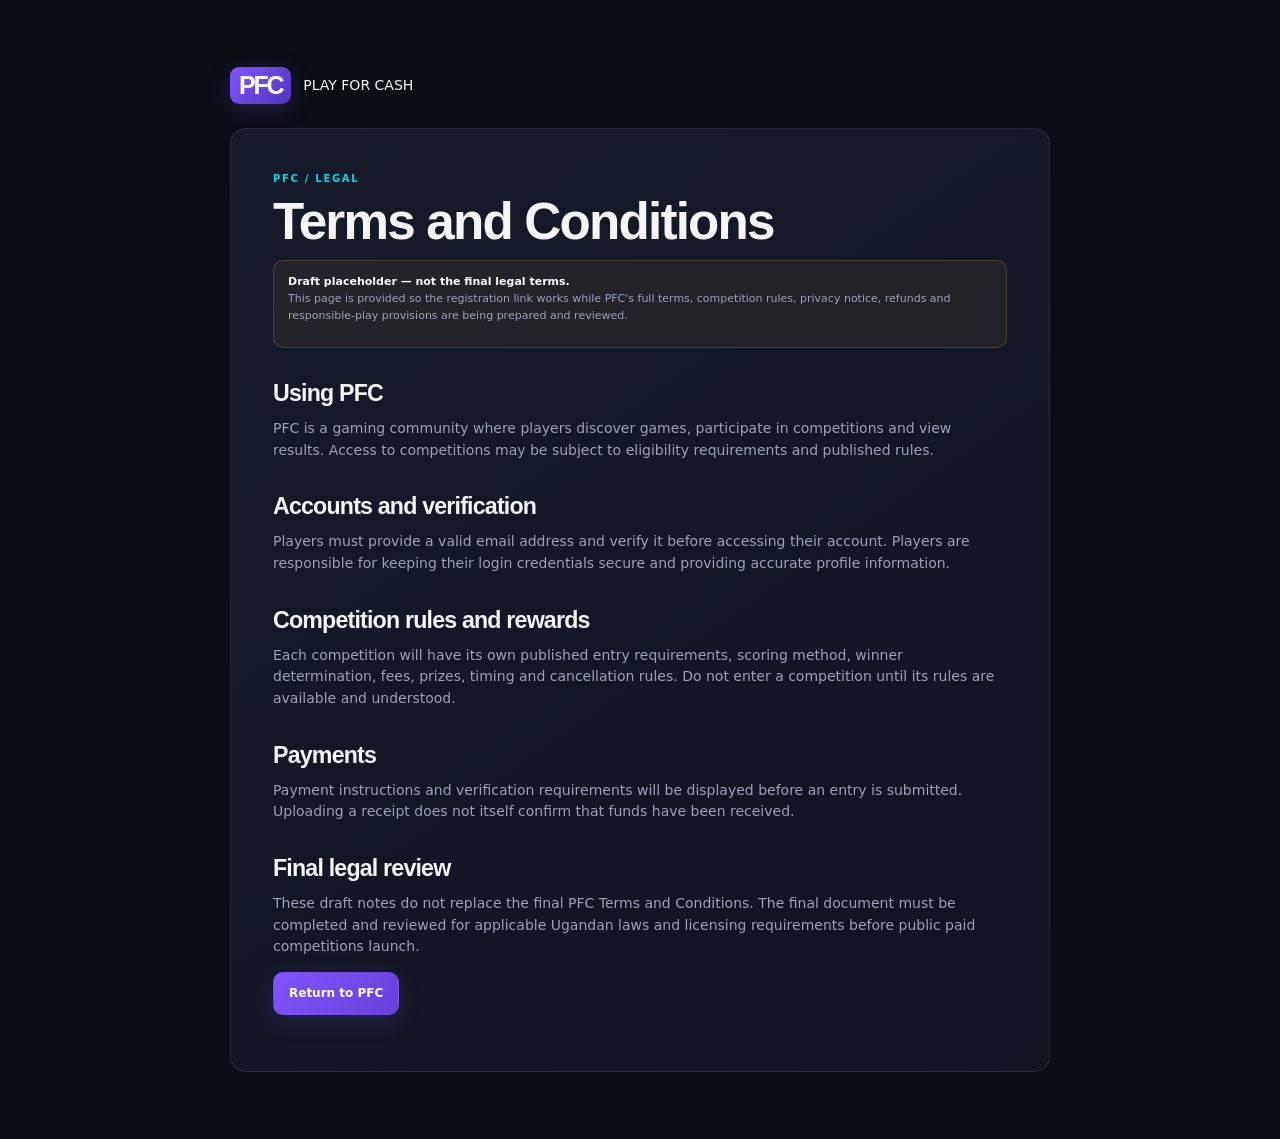
<file: terms.html>
<!doctype html>
<html lang="en"><head><meta charset="UTF-8"><meta name="viewport" content="width=device-width, initial-scale=1"><meta name="theme-color" content="#0b0d14"><title>PFC Terms and Conditions</title><link rel="stylesheet" href="./src/styles/tokens.css"><link rel="stylesheet" href="./src/styles/base.css"><link rel="stylesheet" href="./src/styles/components.css"><style>body{padding:32px 18px}.terms-wrap{max-width:820px;margin:35px auto}.terms-wrap .panel{padding:clamp(20px,4vw,42px)}.terms-wrap h1{margin-bottom:8px}.terms-wrap h2{margin-top:28px}</style></head>
<body><main class="terms-wrap"><a class="brand" href="./index.html"><span class="brand-mark">PFC</span><span>PLAY FOR CASH</span></a><section class="panel" style="margin-top:24px"><p class="eyebrow">PFC / LEGAL</p><h1>Terms and Conditions</h1><div class="notice notice-warning"><strong>Draft placeholder — not the final legal terms.</strong><p>This page is provided so the registration link works while PFC's full terms, competition rules, privacy notice, refunds and responsible-play provisions are being prepared and reviewed.</p></div><h2>Using PFC</h2><p>PFC is a gaming community where players discover games, participate in competitions and view results. Access to competitions may be subject to eligibility requirements and published rules.</p><h2>Accounts and verification</h2><p>Players must provide a valid email address and verify it before accessing their account. Players are responsible for keeping their login credentials secure and providing accurate profile information.</p><h2>Competition rules and rewards</h2><p>Each competition will have its own published entry requirements, scoring method, winner determination, fees, prizes, timing and cancellation rules. Do not enter a competition until its rules are available and understood.</p><h2>Payments</h2><p>Payment instructions and verification requirements will be displayed before an entry is submitted. Uploading a receipt does not itself confirm that funds have been received.</p><h2>Final legal review</h2><p>These draft notes do not replace the final PFC Terms and Conditions. The final document must be completed and reviewed for applicable Ugandan laws and licensing requirements before public paid competitions launch.</p><p><a class="btn btn-primary" href="./index.html">Return to PFC</a></p></section></main></body></html>
</file>
<file: src/styles/tokens.css>
:root {
  color-scheme: dark;
  --bg: #0b0d14;
  --surface: #111522;
  --surface-2: #151827;
  --surface-3: #20263a;
  --line: rgba(255,255,255,.085);
  --text: #f5f6fa;
  --muted: #9ba2b5;
  --subtle: #737b91;
  --violet: #8055ff;
  --violet-2: #a58aff;
  --cyan: #00d6e8;
  --gold: #f5b942;
  --green: #26c98a;
  --orange: #f2a94b;
  --red: #ff647c;
  --font-body: Inter, system-ui, sans-serif;
  --font-display: "Space Grotesk", Inter, sans-serif;
  --radius: 16px;
  --shadow: 0 18px 50px rgba(0,0,0,.28);
}
</file>
<file: src/styles/base.css>
*{box-sizing:border-box}html{min-width:320px;background:var(--bg);scroll-behavior:smooth}body{margin:0;background:var(--bg);color:var(--text);font-family:var(--font-body);font-size:14px;line-height:1.55}button,input,select,textarea{font:inherit}button,a{-webkit-tap-highlight-color:transparent}a{color:inherit;text-decoration:none}button{cursor:pointer}button:disabled{opacity:.45;cursor:not-allowed}h1,h2,h3,h4,p{margin-top:0}h1,h2,h3{font-family:var(--font-display);letter-spacing:-.035em}h1{font-size:clamp(2rem,4vw,3.4rem);line-height:1.04;margin-bottom:12px}h2{font-size:1.45rem;margin-bottom:6px}h3{font-size:1.08rem;margin-bottom:7px}p{color:var(--muted)}.muted{color:var(--muted)}.gold-text{color:var(--gold)!important}.eyebrow{font-size:10px;letter-spacing:.17em;text-transform:uppercase;font-weight:800;color:var(--cyan);margin:0 0 8px}.icon{width:19px;height:19px;flex:0 0 auto}.row-between{display:flex;align-items:center;justify-content:space-between;gap:10px}.center{text-align:center}.stack-form{display:grid;gap:15px}.form-row{display:flex;align-items:center;gap:12px}.between{justify-content:space-between}.field{display:grid;gap:7px;color:#d9ddeb;font-size:12px;font-weight:650}.field input,.field select,.field textarea{width:100%;min-width:0;border:1px solid var(--line);background:#0c101b;color:var(--text);border-radius:10px;padding:12px 13px;outline:none;transition:border .18s,box-shadow .18s}.field textarea{resize:vertical;min-height:84px}.field input:focus,.field select:focus,.field textarea:focus{border-color:var(--violet);box-shadow:0 0 0 3px rgba(128,85,255,.14)}.field-hint{font-size:11px;color:var(--muted);margin:0}.check-line{display:flex;align-items:flex-start;gap:9px;font-size:12px;color:var(--muted)}.check-line input{accent-color:var(--violet);margin-top:3px}.text-btn,.text-link{border:0;background:none;color:var(--cyan);font-weight:700;font-size:12px;padding:0}.text-link:hover,.text-btn:hover{color:#fff}.form-message{font-size:12px;color:var(--orange);min-height:18px}.loading-state{padding:60px;text-align:center;color:var(--muted)}.error-panel{padding:35px;border:1px solid rgba(255,100,124,.3);border-radius:var(--radius);background:rgba(255,100,124,.06)}.error-panel small{display:block;margin-top:15px;color:var(--subtle)}
</file>
<file: src/styles/components.css>
/* Shared shell */
.app-shell{min-height:100vh;background:radial-gradient(ellipse at 70% -15%,rgba(128,85,255,.12),transparent 35%),var(--bg)}.topbar{height:72px;border-bottom:1px solid var(--line);display:flex;align-items:center;justify-content:space-between;padding:0 30px;position:sticky;top:0;z-index:20;background:rgba(11,13,20,.88);backdrop-filter:blur(18px)}.brand{display:flex;align-items:center;gap:12px}.brand-mark{font:700 25px var(--font-display);letter-spacing:-.09em;color:#fff;background:linear-gradient(135deg,var(--violet),#5133bd);border-radius:9px;padding:4px 9px;box-shadow:0 5px 22px rgba(128,85,255,.22)}.brand-copy{display:grid;gap:1px}.brand-copy strong{font:700 11px var(--font-display);letter-spacing:.09em}.brand-copy small{font-size:8px;color:var(--cyan);letter-spacing:.11em}.topbar-right{display:flex;align-items:center;gap:16px}.user-chip{display:flex;align-items:center;gap:8px;font-size:12px;color:#dce0ed}.app-body{display:grid;grid-template-columns:230px minmax(0,1fr);min-height:calc(100vh - 110px)}.sidebar{border-right:1px solid var(--line);padding:25px 14px 18px;display:flex;flex-direction:column;min-height:calc(100vh - 110px)}.sidebar-label{font-size:9px;letter-spacing:.16em;color:var(--subtle);font-weight:800;padding:0 12px 14px}.sidebar nav{display:grid;gap:5px}.nav-link{display:flex;align-items:center;gap:12px;padding:11px 12px;border-radius:10px;color:var(--muted);font-size:12px;font-weight:650;transition:.18s}.nav-link:hover{background:rgba(255,255,255,.045);color:#fff}.nav-link.active{background:linear-gradient(90deg,rgba(128,85,255,.22),rgba(128,85,255,.07));color:#fff;border:1px solid rgba(128,85,255,.18)}.nav-link.active .icon{color:var(--cyan)}.sidebar-bottom{margin-top:auto}.sidebar-promo{border:1px solid var(--line);border-radius:13px;padding:14px;background:linear-gradient(145deg,rgba(128,85,255,.13),rgba(0,214,232,.035));display:grid;gap:5px;margin:25px 0 15px}.promo-mark{font-size:20px;color:var(--gold)}.sidebar-promo strong{font:600 12px var(--font-display)}.sidebar-promo small{font-size:10px;color:var(--muted)}.signout-link{width:100%;background:none;border:0}.main-content{min-width:0;padding:32px clamp(18px,3.5vw,48px) 60px}.page-content{max-width:1440px;margin:0 auto}.app-footer{display:flex;justify-content:space-between;gap:12px;padding:15px 28px 20px 260px;border-top:1px solid var(--line);font-size:9px;color:var(--subtle);letter-spacing:.05em}.mobile-context{display:none}.mobile-nav{display:none}
/* Buttons and badges */
.btn{display:inline-flex;align-items:center;justify-content:center;gap:8px;border:1px solid transparent;border-radius:10px;padding:11px 15px;font-size:12px;font-weight:750;transition:transform .16s,background .16s,border .16s;white-space:nowrap}.btn:hover{transform:translateY(-1px)}.btn-primary{background:linear-gradient(135deg,var(--violet),#6541d8);color:white;box-shadow:0 7px 22px rgba(128,85,255,.18)}.btn-primary:hover{background:linear-gradient(135deg,#916fff,#7550e8)}.btn-secondary{background:#22283a;border-color:var(--line);color:#e8eaf2}.btn-ghost{background:transparent;border-color:var(--line);color:#c6ccdb}.btn-danger{background:rgba(255,100,124,.12);border-color:rgba(255,100,124,.25);color:#ff8a9d}.btn-sm{padding:8px 10px;font-size:10px;border-radius:8px}.btn-wide{width:100%;padding:13px}.badge{display:inline-flex;align-items:center;gap:5px;padding:5px 8px;border-radius:999px;font-size:9px;font-weight:800;letter-spacing:.045em;text-transform:uppercase;white-space:nowrap;background:rgba(155,162,181,.1);color:#c3c8d5}.badge-success{background:rgba(38,201,138,.12);color:#5be0ac}.badge-warning{background:rgba(242,169,75,.13);color:#ffc16e}.badge-danger{background:rgba(255,100,124,.13);color:#ff8a9d}.badge-info{background:rgba(0,214,232,.12);color:#54e5f0}.icon-btn{width:34px;height:34px;display:grid;place-items:center;background:transparent;border:1px solid var(--line);border-radius:9px;color:var(--muted)}.icon-btn:hover{color:#fff;background:rgba(255,255,255,.05)}.avatar{display:inline-grid;place-items:center;flex:0 0 auto;width:34px;height:34px;border-radius:50%;background:linear-gradient(135deg,#6845d9,#00aebe);color:#fff;font-size:11px;font-weight:800}.avatar-lg{width:48px;height:48px;font-size:14px}.avatar-xl{width:70px;height:70px;font-size:20px;border:4px solid var(--surface-2)}
/* Headers and panels */
.page-header{display:flex;justify-content:space-between;align-items:flex-end;gap:18px;margin-bottom:26px}.page-header h1{font-size:clamp(26px,3vw,38px);margin-bottom:5px}.page-subtitle{margin:0;font-size:12px}.header-actions{display:flex;gap:8px}.stat-grid{display:grid;grid-template-columns:repeat(4,minmax(0,1fr));gap:13px;margin-bottom:18px}.stat-card,.panel,.feature-card,.competition-card,.game-card,.game-admin-card{background:linear-gradient(145deg,rgba(22,27,43,.98),rgba(16,20,32,.98));border:1px solid var(--line);border-radius:var(--radius);min-width:0}.stat-card{padding:17px}.stat-top{display:flex;align-items:center;justify-content:space-between;color:var(--muted);font-size:11px}.stat-icon{color:var(--cyan)}.stat-icon .icon{width:17px}.stat-card>strong{display:block;font:700 clamp(20px,2.2vw,28px) var(--font-display);margin:12px 0 3px;overflow-wrap:anywhere}.stat-card>small{font-size:10px;color:var(--subtle)}.panel{padding:19px;overflow:hidden}.panel-head{display:flex;align-items:center;justify-content:space-between;gap:15px;margin-bottom:15px}.panel-head h2{font-size:16px;margin:0}.panel-head p{font-size:10px;margin:3px 0 0}.dashboard-grid{display:grid;grid-template-columns:minmax(0,1.2fr) minmax(280px,.8fr);gap:16px;margin-bottom:16px}.section-heading{display:flex;align-items:flex-end;justify-content:space-between;gap:12px;margin-bottom:16px}.section-heading h2{font-size:22px;margin:0}.section-heading .eyebrow{margin-bottom:4px}
/* Tables */
.table-wrap{width:100%;overflow-x:auto}table{width:100%;border-collapse:collapse;text-align:left;min-width:650px}th{font-size:9px;text-transform:uppercase;letter-spacing:.1em;color:var(--subtle);font-weight:800;padding:12px 11px;border-bottom:1px solid var(--line)}td{padding:13px 11px;border-bottom:1px solid rgba(255,255,255,.05);font-size:11px;color:#d4d8e4;vertical-align:middle}tr:last-child td{border-bottom:0}td strong{color:#f1f2f8}.table-sub{display:block;font-size:9px;color:var(--subtle);margin-top:3px}.person-cell{display:flex;align-items:center;gap:9px;white-space:nowrap}.table-actions{display:flex;gap:5px}.rank-number{font:700 16px var(--font-display);color:var(--gold)}.toolbar{display:flex;align-items:center;justify-content:space-between;margin-bottom:14px;gap:12px}.search-box{display:flex;align-items:center;gap:8px;border:1px solid var(--line);border-radius:9px;background:var(--surface-2);padding:0 11px;color:var(--muted);max-width:340px;width:100%}.search-box input{background:transparent;border:0;outline:0;color:white;padding:10px 0;width:100%;font-size:11px}
/* Player portal */
.player-hero{min-height:340px;border:1px solid rgba(128,85,255,.2);border-radius:22px;padding:clamp(25px,4vw,48px);display:grid;grid-template-columns:1.1fr .9fr;align-items:center;overflow:hidden;position:relative;background:radial-gradient(circle at 78% 50%,rgba(128,85,255,.25),transparent 32%),linear-gradient(115deg,#17152a,#111522 65%,#101c2b);margin-bottom:36px}.hero-copy{position:relative;z-index:2;max-width:550px}.hero-copy h1{font-size:clamp(36px,5vw,62px);margin:10px 0 15px}.hero-copy h1 span{color:var(--cyan)}.hero-copy>p:not(.eyebrow){max-width:420px;font-size:13px}.hero-actions{display:flex;gap:10px;margin-top:24px;flex-wrap:wrap}.hero-art{height:250px;position:relative;display:grid;place-items:center;background-image:linear-gradient(135deg,rgba(11,13,20,.18),rgba(11,13,20,.42)),url("../../assets/images/hero-banner-placeholder.svg");background-size:cover;background-position:center;border-radius:18px;overflow:hidden}.hero-orbit{position:absolute;border:1px solid rgba(0,214,232,.2);border-radius:50%;transform:rotate(-20deg)}.orbit-one{width:280px;height:160px}.orbit-two{width:220px;height:220px;border-color:rgba(128,85,255,.4)}.hero-plate{width:175px;height:175px;display:grid;place-content:center;text-align:center;gap:4px;border-radius:32px;transform:rotate(-8deg);background:linear-gradient(145deg,#28214a,#101827);border:1px solid rgba(255,255,255,.2);box-shadow:0 25px 65px rgba(0,0,0,.45),inset 0 0 35px rgba(128,85,255,.15)}.hero-plate span{font-size:9px;letter-spacing:.22em;color:var(--cyan);font-weight:800}.hero-plate strong{font:700 65px var(--font-display);letter-spacing:-.12em}.content-section{margin:34px 0}.competition-grid{display:grid;grid-template-columns:repeat(3,minmax(0,1fr));gap:15px}.competition-card{overflow:hidden}.competition-art{height:145px;background-size:cover;background-position:center;display:flex;align-items:flex-start;justify-content:space-between;padding:12px;gap:8px}.game-tag{background:rgba(8,10,17,.65);backdrop-filter:blur(10px);padding:6px 8px;border-radius:7px;font-size:9px;font-weight:750}.competition-body{padding:15px}.competition-body h3{margin:0 0 5px}.competition-body>p{font-size:10px;min-height:31px;margin-bottom:14px}.competition-numbers{display:grid;grid-template-columns:1fr 1fr;gap:8px;padding:10px 0;border-top:1px solid var(--line);border-bottom:1px solid var(--line)}.competition-numbers small,.detail-grid small{display:block;color:var(--subtle);font-size:9px}.competition-numbers strong{font:700 15px var(--font-display)}.capacity-line{display:flex;justify-content:space-between;font-size:9px;color:var(--muted);margin:10px 0 5px}.progress{height:4px;background:#2a3042;border-radius:99px;overflow:hidden}.progress span{height:100%;display:block;background:linear-gradient(90deg,var(--violet),var(--cyan));border-radius:99px}.card-foot{display:flex;justify-content:space-between;align-items:center;gap:10px;margin-top:14px}.card-foot small{font-size:9px;color:var(--muted)}.feature-grid{display:grid;grid-template-columns:repeat(3,1fr);gap:14px}.feature-card{padding:20px}.feature-symbol{font-size:25px;color:var(--cyan)}.feature-card h3{margin:12px 0 5px}.feature-card p{font-size:11px;margin:0}.game-grid{display:grid;grid-template-columns:repeat(3,1fr);gap:15px}.game-card{overflow:hidden}.game-cover{height:155px;background-size:cover;background-position:center}.game-card-body{padding:15px}.game-card-body h3{font-size:17px;margin:4px 0}.game-card-body p{font-size:11px;min-height:35px}.game-meta{display:flex;justify-content:space-between;border-top:1px solid var(--line);padding-top:10px;color:var(--muted);font-size:9px;text-transform:capitalize}.profile-layout,.support-layout{display:grid;grid-template-columns:minmax(250px,.7fr) minmax(0,1.3fr);gap:16px}.profile-card{background:var(--surface-2);border:1px solid var(--line);border-radius:var(--radius);overflow:hidden}.profile-banner{height:100px;background:radial-gradient(circle at 70% 20%,rgba(0,214,232,.4),transparent 25%),linear-gradient(110deg,#392579,#101827)}.profile-info{padding:0 20px 18px;margin-top:-35px}.profile-info h2{margin:10px 0 2px}.profile-info p{font-size:11px;margin-bottom:10px}.profile-stats{display:grid;grid-template-columns:repeat(3,1fr);border-top:1px solid var(--line)}.profile-stats>div{padding:14px;text-align:center;border-right:1px solid var(--line)}.profile-stats>div:last-child{border:0}.profile-stats strong,.profile-stats small{display:block}.profile-stats strong{font:700 16px var(--font-display)}.profile-stats small{font-size:9px;color:var(--muted)}.activity-row{display:flex;align-items:center;justify-content:space-between;gap:12px;padding:12px 0;border-bottom:1px solid rgba(255,255,255,.05)}.activity-row:last-child{border:0}.activity-row>div:first-child{min-width:0}.activity-row strong,.activity-row small{display:block}.activity-row strong{font-size:11px;overflow-wrap:anywhere}.activity-row small{font-size:9px;color:var(--muted);margin-top:3px}.activity-row>div:last-child{display:flex;align-items:center;gap:10px;flex-wrap:wrap;justify-content:flex-end}.empty-state{text-align:center;padding:35px 15px;color:var(--muted)}.empty-state h3{color:#e9ebf3;margin:8px 0}.empty-state p{font-size:11px;margin:0}.empty-icon{width:42px;height:42px;margin:auto;border-radius:13px;background:rgba(128,85,255,.12);display:grid;place-items:center;color:var(--violet-2)}.rules-copy{font-size:11px;white-space:pre-wrap;color:#cbd0de}.detail-grid{display:grid;grid-template-columns:1fr 1fr;gap:13px;padding:12px;background:rgba(255,255,255,.025);border-radius:10px}.detail-grid strong{font-size:12px;display:block;margin-top:4px}.payment-code{font:700 28px var(--font-display);letter-spacing:.12em;text-align:center;padding:18px;border:1px dashed rgba(0,214,232,.5);background:rgba(0,214,232,.06);border-radius:12px;color:var(--cyan)}.notice{padding:12px 14px;border-radius:10px;font-size:11px;margin:12px 0}.notice-info{background:rgba(0,214,232,.07);border:1px solid rgba(0,214,232,.18);color:#bceff3}.notice-warning{background:rgba(242,169,75,.07);border:1px solid rgba(242,169,75,.2);color:#f6d5a8}.notice strong{color:#fff}
/* Operator */
.mini-bars{height:160px;display:flex;align-items:flex-end;justify-content:space-around;gap:12px;padding:12px 8px 0}.bar-col{height:100%;flex:1;display:flex;flex-direction:column;align-items:center;justify-content:flex-end;gap:8px}.bar-track{height:130px;width:min(30px,70%);background:#252a3d;border-radius:7px 7px 3px 3px;display:flex;align-items:flex-end;overflow:hidden}.bar-track span{width:100%;display:block;border-radius:7px 7px 0 0;background:linear-gradient(0deg,var(--violet),var(--cyan))}.bar-col small{font-size:9px;color:var(--muted)}.donut-wrap{display:grid;place-items:center;padding:7px}.donut{width:140px;height:140px;border-radius:50%;display:grid;place-items:center;background:conic-gradient(var(--green) calc(var(--pct)*1%),#2b3041 0);position:relative}.donut:before{content:"";position:absolute;inset:13px;border-radius:50%;background:var(--surface-2)}.donut>div{position:relative;text-align:center;display:grid}.donut strong{font:700 26px var(--font-display)}.donut small{font-size:9px;color:var(--muted)}.legend-list{display:flex;justify-content:center;gap:18px;font-size:10px;color:var(--muted)}.dot{width:7px;height:7px;border-radius:50%;display:inline-block;margin-right:5px}.dot-green{background:var(--green)}.dot-orange{background:var(--orange)}.game-admin-grid{display:grid;grid-template-columns:repeat(3,minmax(0,1fr));gap:15px}.game-admin-card{overflow:hidden}.game-admin-cover{height:120px;background-size:cover;background-position:center}.game-admin-body{padding:15px}.game-admin-body h3{margin:12px 0 5px}.game-admin-body>p{font-size:10px;min-height:34px}.game-rule-summary{display:grid;grid-template-columns:1fr 1fr;gap:7px;padding:12px 0;border-top:1px solid var(--line);border-bottom:1px solid var(--line)}.game-rule-summary span{font-size:9px;color:var(--subtle)}.game-rule-summary strong{font-size:10px;text-transform:capitalize}.support-admin-list{display:grid;gap:12px}.ticket-card>p{font-size:12px;white-space:pre-wrap}.activity-feed{display:grid}.activity-feed .activity-row{justify-content:flex-start;align-items:flex-start}.activity-dot{width:8px;height:8px;background:var(--cyan);border-radius:50%;margin:5px 8px 0 0;box-shadow:0 0 0 4px rgba(0,214,232,.09)}.activity-copy{display:grid;gap:4px}.settings-grid{display:grid;grid-template-columns:repeat(2,minmax(0,1fr));gap:15px}.setting-row{display:flex;align-items:center;justify-content:space-between;gap:15px;padding:14px 0;border-bottom:1px solid var(--line);margin-bottom:10px}.setting-row span{display:grid;gap:4px}.setting-row strong{font-size:12px}.setting-row small{font-size:10px;color:var(--muted)}.setting-row input{accent-color:var(--violet);width:18px;height:18px}.permission-row{display:grid;gap:4px;padding:12px 0;border-bottom:1px solid var(--line)}.permission-row strong{font-size:12px}.permission-row span{font-size:10px;color:var(--muted)}
/* Modal, toast, auth */
.modal-backdrop{position:fixed;inset:0;z-index:80;background:rgba(0,0,0,.72);backdrop-filter:blur(8px);display:grid;place-items:center;padding:18px}.modal{width:min(100%,600px);max-height:min(90vh,850px);overflow:auto;background:#151a29;border:1px solid rgba(255,255,255,.12);border-radius:18px;padding:21px;box-shadow:var(--shadow)}.modal-head{display:flex;align-items:center;justify-content:space-between;margin-bottom:17px}.modal-head h2{margin:0}.modal form{display:grid;gap:13px}.modal-actions{display:flex;justify-content:flex-end;gap:8px;margin-top:8px}.toast{position:fixed;right:20px;bottom:22px;z-index:100;background:#22283a;border:1px solid var(--line);box-shadow:var(--shadow);border-radius:10px;padding:12px 16px;font-size:12px;max-width:min(400px,calc(100vw - 30px));animation:toast-in .2s ease}.toast-success{border-color:rgba(38,201,138,.4)}.toast-danger{border-color:rgba(255,100,124,.4)}.toast-warning{border-color:rgba(242,169,75,.4)}@keyframes toast-in{from{opacity:0;transform:translateY(8px)}to{opacity:1;transform:none}}
.auth-layout{min-height:100vh;display:grid;grid-template-columns:1.05fr .95fr;background:radial-gradient(ellipse at 25% 20%,rgba(128,85,255,.16),transparent 40%),var(--bg)}.auth-visual{padding:45px clamp(28px,6vw,90px);display:flex;flex-direction:column;justify-content:space-between;border-right:1px solid var(--line);background:linear-gradient(145deg,rgba(128,85,255,.07),transparent 60%)}.auth-brand{display:flex;align-items:center;gap:12px;font:700 11px var(--font-display);letter-spacing:.12em}.auth-hero-copy h1{font-size:clamp(54px,7vw,92px);letter-spacing:-.08em}.auth-hero-copy h1 em{font-style:normal;color:var(--cyan)}.auth-hero-copy>p:last-child{max-width:380px}.auth-foot{font-size:10px;color:var(--subtle);max-width:330px}.auth-panel{display:grid;place-items:center;padding:35px 24px}.auth-box{width:min(100%,410px)}.auth-top{display:flex;align-items:center;justify-content:space-between;gap:10px;margin-bottom:22px}.auth-top h2{font-size:27px}.auth-tabs{display:grid;grid-template-columns:1fr 1fr;background:#151a29;border-radius:10px;padding:4px;margin-bottom:20px}.auth-tab{border:0;background:transparent;color:var(--muted);border-radius:8px;padding:10px;font-size:11px;font-weight:700}.auth-tab.active{background:#2b2447;color:white}.auth-footnote{font-size:9px;color:var(--subtle);margin-top:20px}.auth-content{min-width:0}/* Email-auth additions */
.auth-footnote a,.terms-check a{color:var(--cyan);text-decoration:underline;text-underline-offset:3px}.auth-extra{display:flex;justify-content:flex-end;margin-top:9px}.terms-check{align-items:flex-start;gap:9px;font-size:10px;color:var(--muted);margin:8px 0 12px}.terms-check input{margin-top:2px;accent-color:var(--violet)}.auth-box .notice{line-height:1.65}.auth-box .notice p{margin:7px 0 0}.auth-box .notice strong{overflow-wrap:anywhere}
</file>
